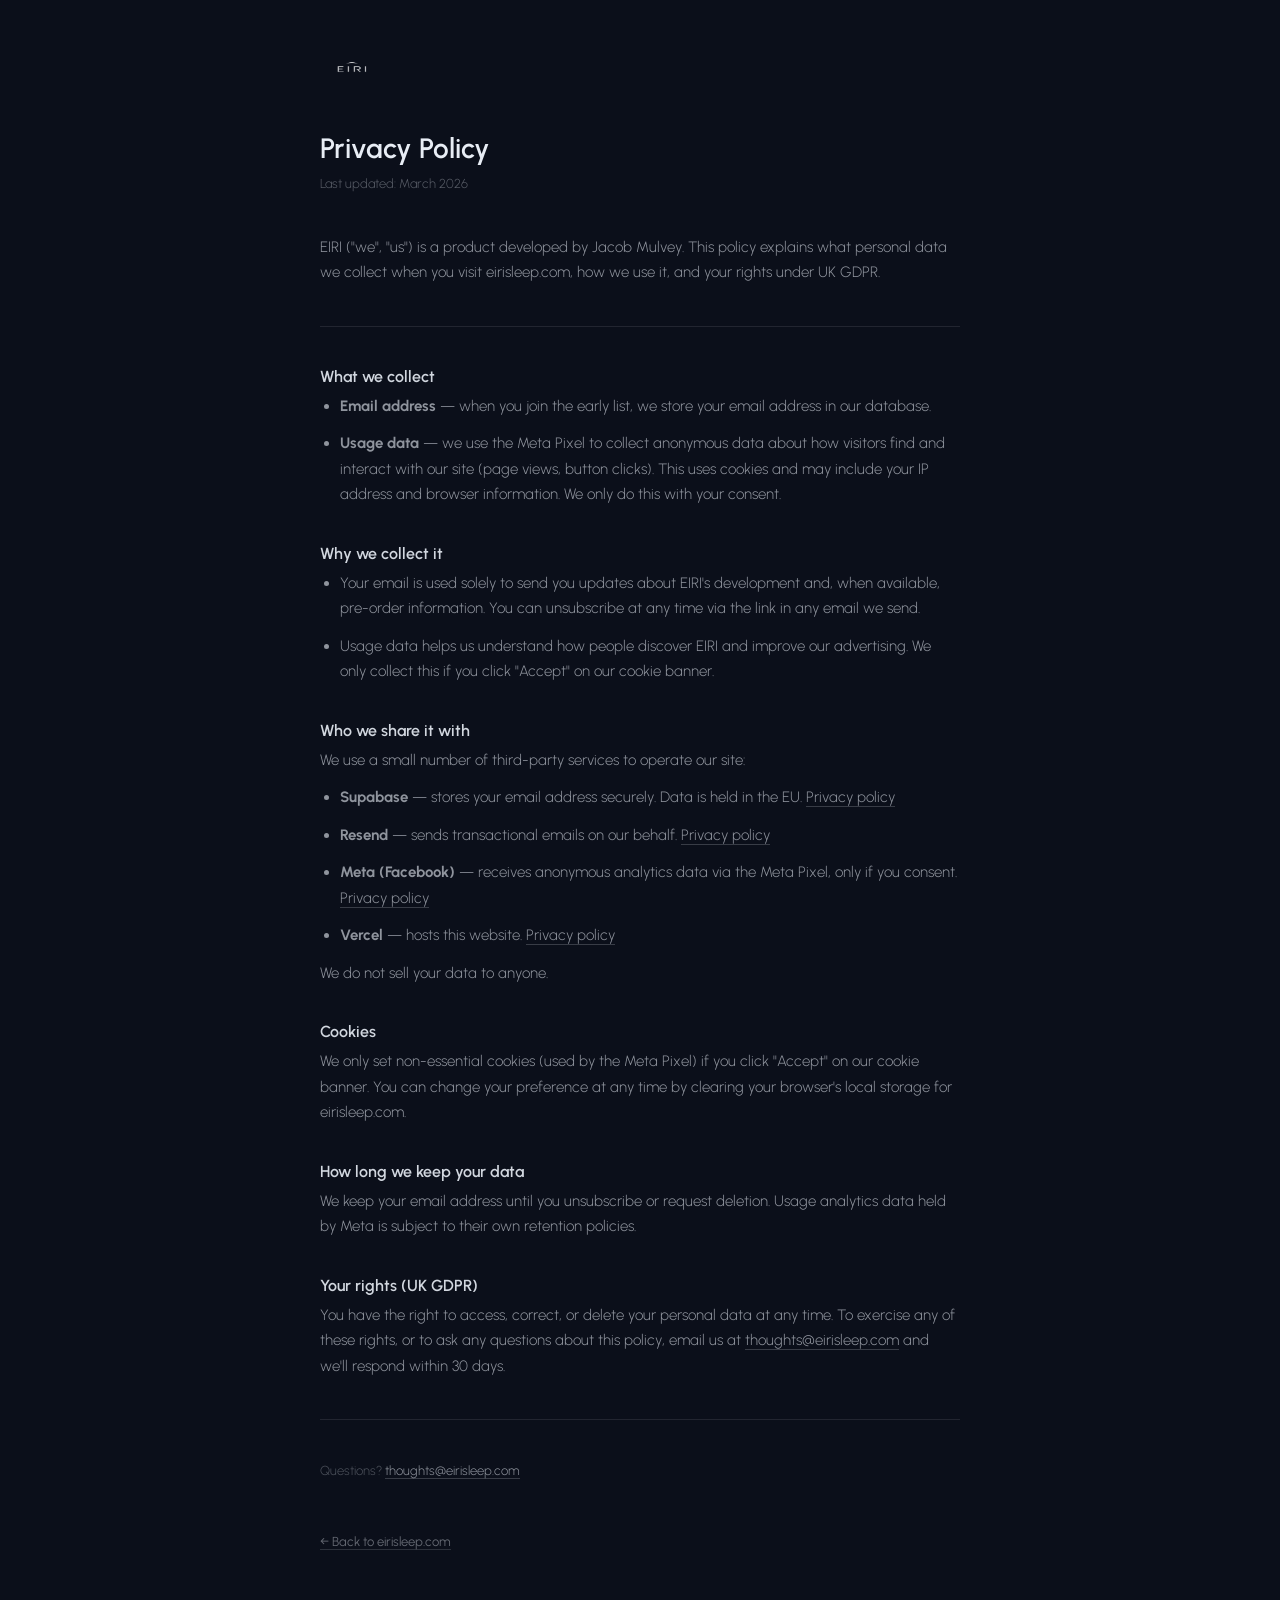
<file: privacy.html>
<!doctype html>
<html lang="en">
<head>
  <meta charset="utf-8" />
  <meta name="viewport" content="width=device-width,initial-scale=1" />
  <title>EIRI - Privacy Policy</title>
  <link rel="icon" type="image/png" href="images/eirifavicon.png" />
  <link rel="preconnect" href="https://fonts.googleapis.com">
  <link rel="preconnect" href="https://fonts.gstatic.com" crossorigin>
  <link href="https://fonts.googleapis.com/css2?family=Urbanist:wght@300;400;500;600&display=swap" rel="stylesheet">
  <style>
    :root { --bg: #0B0F1A; --panel: #121826; --text: #E8EDF5; --line: rgba(232,237,245,0.1); }
    * { box-sizing: border-box; }
    body { margin: 0; font-family: "Urbanist", ui-sans-serif, system-ui; background: var(--bg); color: var(--text); padding: 48px 24px 80px; }
    .wrap { max-width: 640px; margin: 0 auto; }
    .logo { width: 64px; opacity: 0.9; margin-bottom: 40px; display: block; }
    h1 { font-size: 28px; font-weight: 600; margin: 0 0 8px; }
    .updated { font-size: 13px; color: rgba(232,237,245,0.35); margin: 0 0 40px; }
    h2 { font-size: 16px; font-weight: 600; margin: 36px 0 8px; color: rgba(232,237,245,0.9); }
    p, li { font-size: 15px; font-weight: 300; color: rgba(232,237,245,0.6); line-height: 1.7; margin: 0 0 12px; }
    ul { padding-left: 20px; margin: 0 0 12px; }
    a { color: rgba(232,237,245,0.6); text-decoration: none; border-bottom: 1px solid rgba(232,237,245,0.2); }
    a:hover { color: var(--text); }
    .divider { border: none; border-top: 1px solid var(--line); margin: 40px 0; }
    .back { display: inline-block; font-size: 13px; margin-top: 40px; color: rgba(232,237,245,0.4); border-bottom: 1px solid rgba(232,237,245,0.15); text-decoration: none; }
  </style>
</head>
<body>
  <div class="wrap">
    <a href="/"><img class="logo" src="images/EIRIWHITELOGOBIG.png" alt="EIRI" /></a>

    <h1>Privacy Policy</h1>
    <p class="updated">Last updated: March 2026</p>

    <p>EIRI ("we", "us") is a product developed by Jacob Mulvey. This policy explains what personal data we collect when you visit eirisleep.com, how we use it, and your rights under UK GDPR.</p>

    <hr class="divider" />

    <h2>What we collect</h2>
    <ul>
      <li><strong>Email address</strong> — when you join the early list, we store your email address in our database.</li>
      <li><strong>Usage data</strong> — we use the Meta Pixel to collect anonymous data about how visitors find and interact with our site (page views, button clicks). This uses cookies and may include your IP address and browser information. We only do this with your consent.</li>
    </ul>

    <h2>Why we collect it</h2>
    <ul>
      <li>Your email is used solely to send you updates about EIRI's development and, when available, pre-order information. You can unsubscribe at any time via the link in any email we send.</li>
      <li>Usage data helps us understand how people discover EIRI and improve our advertising. We only collect this if you click "Accept" on our cookie banner.</li>
    </ul>

    <h2>Who we share it with</h2>
    <p>We use a small number of third-party services to operate our site:</p>
    <ul>
      <li><strong>Supabase</strong> — stores your email address securely. Data is held in the EU. <a href="https://supabase.com/privacy" target="_blank" rel="noopener">Privacy policy</a></li>
      <li><strong>Resend</strong> — sends transactional emails on our behalf. <a href="https://resend.com/legal/privacy-policy" target="_blank" rel="noopener">Privacy policy</a></li>
      <li><strong>Meta (Facebook)</strong> — receives anonymous analytics data via the Meta Pixel, only if you consent. <a href="https://www.facebook.com/privacy/policy" target="_blank" rel="noopener">Privacy policy</a></li>
      <li><strong>Vercel</strong> — hosts this website. <a href="https://vercel.com/legal/privacy-policy" target="_blank" rel="noopener">Privacy policy</a></li>
    </ul>
    <p>We do not sell your data to anyone.</p>

    <h2>Cookies</h2>
    <p>We only set non-essential cookies (used by the Meta Pixel) if you click "Accept" on our cookie banner. You can change your preference at any time by clearing your browser's local storage for eirisleep.com.</p>

    <h2>How long we keep your data</h2>
    <p>We keep your email address until you unsubscribe or request deletion. Usage analytics data held by Meta is subject to their own retention policies.</p>

    <h2>Your rights (UK GDPR)</h2>
    <p>You have the right to access, correct, or delete your personal data at any time. To exercise any of these rights, or to ask any questions about this policy, email us at <a href="mailto:thoughts@eirisleep.com">thoughts@eirisleep.com</a> and we'll respond within 30 days.</p>

    <hr class="divider" />

    <p style="font-size:13px;color:rgba(232,237,245,0.3);">Questions? <a href="mailto:thoughts@eirisleep.com">thoughts@eirisleep.com</a></p>

    <a class="back" href="/">← Back to eirisleep.com</a>
  </div>
</body>
</html>
</file>
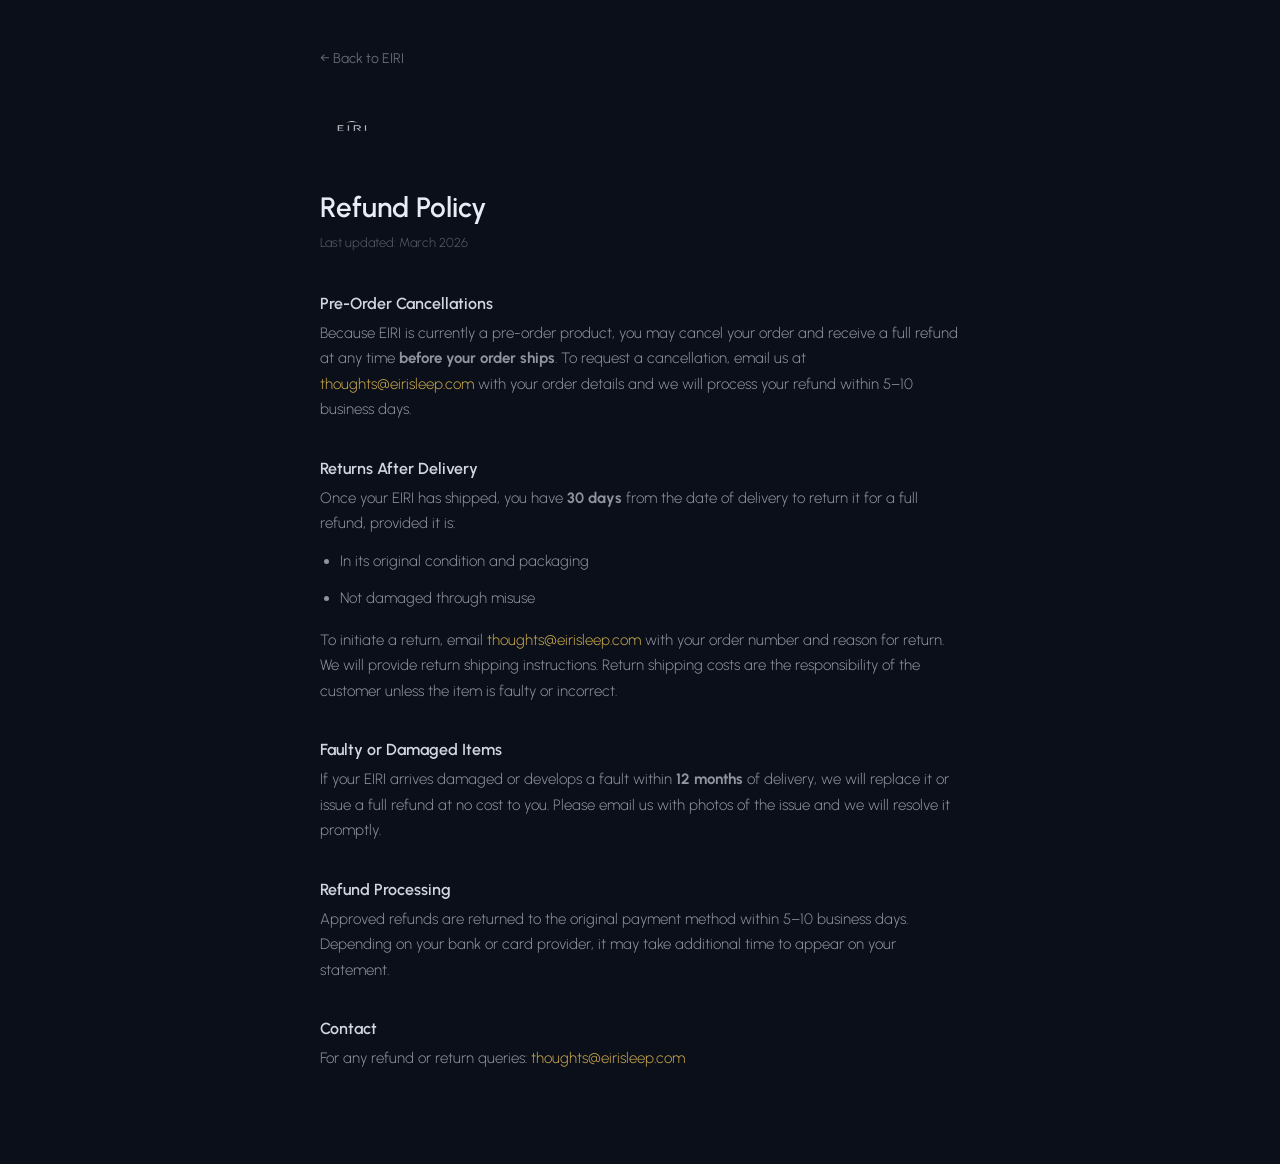
<file: refund-policy.html>
<!doctype html>
<html lang="en">
<head>
  <meta charset="utf-8" />
  <meta name="viewport" content="width=device-width,initial-scale=1" />
  <title>EIRI - Refund Policy</title>
  <link rel="icon" type="image/png" href="images/eirifavicon.png" />
  <link rel="preconnect" href="https://fonts.googleapis.com">
  <link rel="preconnect" href="https://fonts.gstatic.com" crossorigin>
  <link href="https://fonts.googleapis.com/css2?family=Urbanist:wght@300;400;500;600&display=swap" rel="stylesheet">
  <style>
    :root { --bg: #0B0F1A; --panel: #121826; --text: #E8EDF5; --line: rgba(232,237,245,0.1); }
    * { box-sizing: border-box; }
    body { margin: 0; font-family: "Urbanist", ui-sans-serif, system-ui; background: var(--bg); color: var(--text); padding: 48px 24px 80px; }
    .wrap { max-width: 640px; margin: 0 auto; }
    .logo { width: 64px; opacity: 0.9; margin-bottom: 40px; display: block; }
    h1 { font-size: 28px; font-weight: 600; margin: 0 0 8px; }
    .updated { font-size: 13px; color: rgba(232,237,245,0.35); margin: 0 0 40px; }
    h2 { font-size: 16px; font-weight: 600; margin: 36px 0 8px; color: rgba(232,237,245,0.9); }
    p, li { font-size: 15px; font-weight: 300; color: rgba(232,237,245,0.6); line-height: 1.7; margin: 0 0 12px; }
    ul { padding-left: 20px; margin: 0 0 16px; }
    a { color: #C9A84C; text-decoration: none; }
    a:hover { text-decoration: underline; }
    .back { display: inline-block; margin-bottom: 40px; font-size: 14px; color: rgba(232,237,245,0.4); }
    .back:hover { color: var(--text); text-decoration: none; }
  </style>
</head>
<body>
  <div class="wrap">
    <a href="/" class="back">← Back to EIRI</a>
    <img src="images/EIRIWHITELOGOBIG.png" alt="EIRI" class="logo" />
    <h1>Refund Policy</h1>
    <p class="updated">Last updated: March 2026</p>

    <h2>Pre-Order Cancellations</h2>
    <p>Because EIRI is currently a pre-order product, you may cancel your order and receive a full refund at any time <strong>before your order ships</strong>. To request a cancellation, email us at <a href="mailto:thoughts@eirisleep.com">thoughts@eirisleep.com</a> with your order details and we will process your refund within 5–10 business days.</p>

    <h2>Returns After Delivery</h2>
    <p>Once your EIRI has shipped, you have <strong>30 days</strong> from the date of delivery to return it for a full refund, provided it is:</p>
    <ul>
      <li>In its original condition and packaging</li>
      <li>Not damaged through misuse</li>
    </ul>
    <p>To initiate a return, email <a href="mailto:thoughts@eirisleep.com">thoughts@eirisleep.com</a> with your order number and reason for return. We will provide return shipping instructions. Return shipping costs are the responsibility of the customer unless the item is faulty or incorrect.</p>

    <h2>Faulty or Damaged Items</h2>
    <p>If your EIRI arrives damaged or develops a fault within <strong>12 months</strong> of delivery, we will replace it or issue a full refund at no cost to you. Please email us with photos of the issue and we will resolve it promptly.</p>

    <h2>Refund Processing</h2>
    <p>Approved refunds are returned to the original payment method within 5–10 business days. Depending on your bank or card provider, it may take additional time to appear on your statement.</p>

    <h2>Contact</h2>
    <p>For any refund or return queries: <a href="mailto:thoughts@eirisleep.com">thoughts@eirisleep.com</a></p>
  </div>
</body>
</html>
</file>
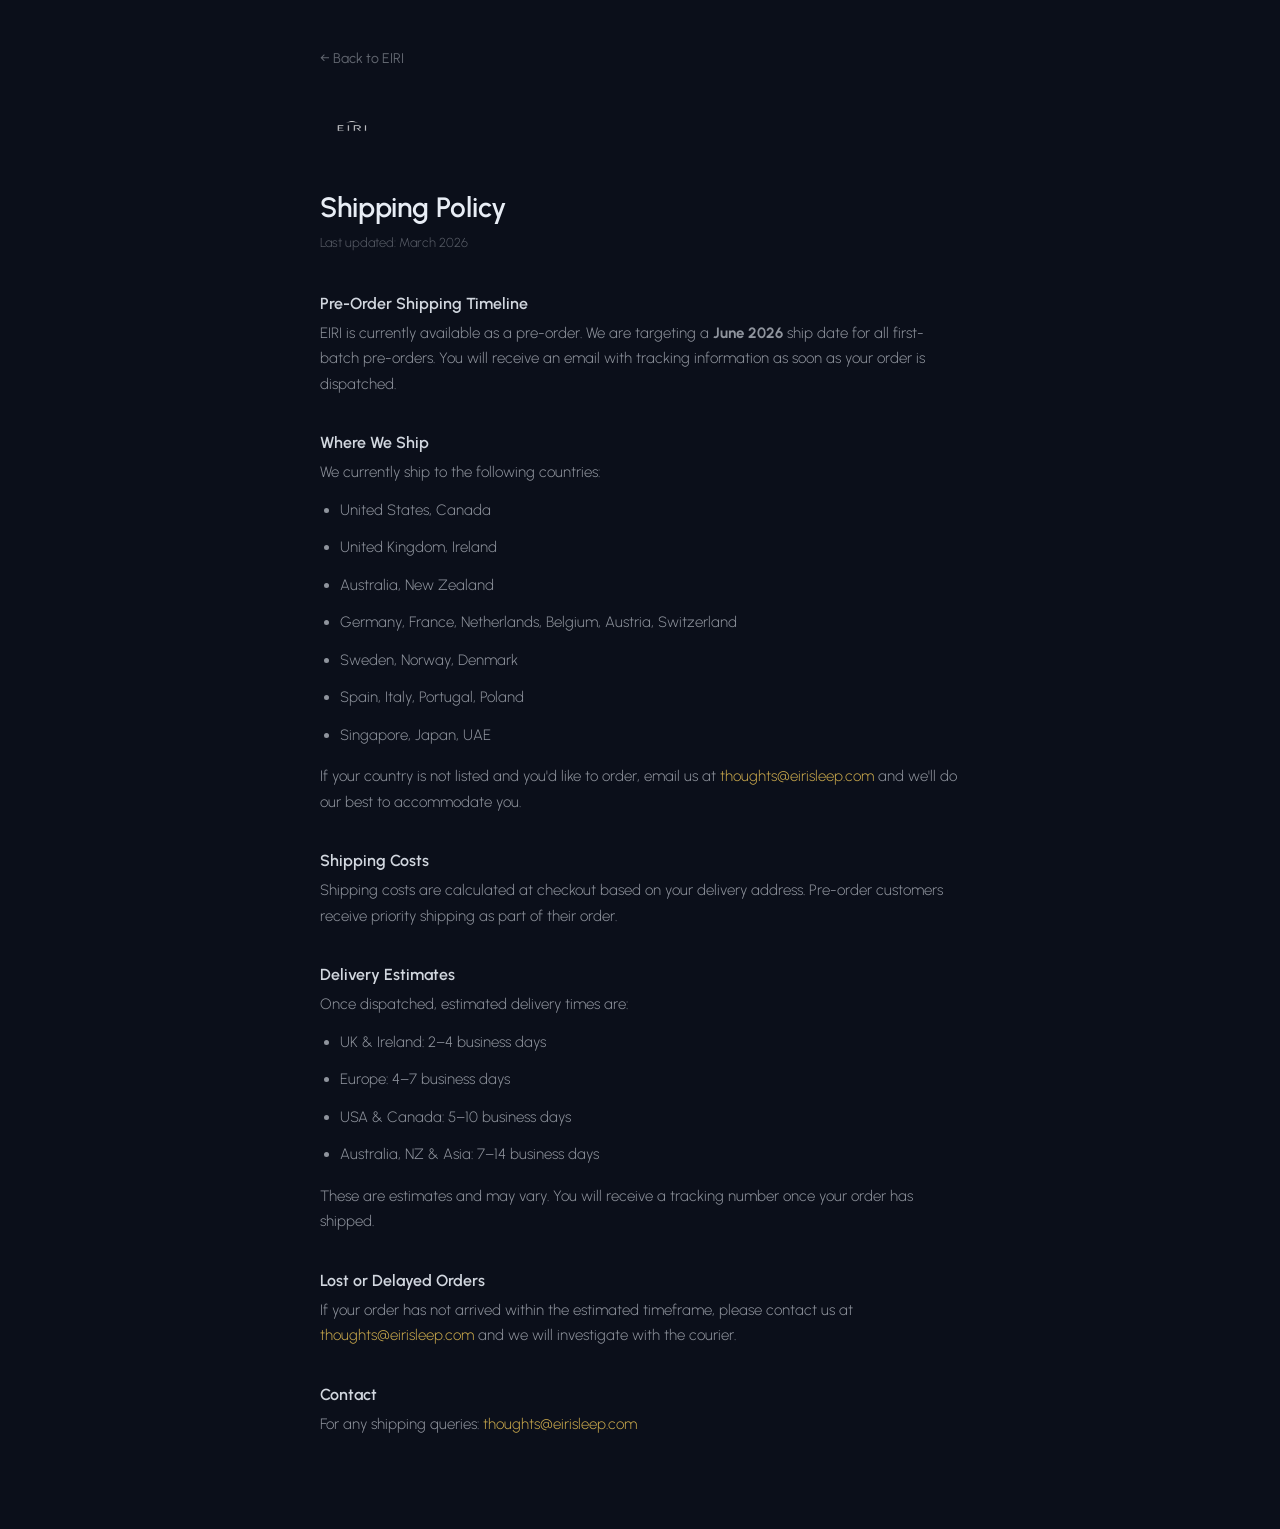
<file: shipping-policy.html>
<!doctype html>
<html lang="en">
<head>
  <meta charset="utf-8" />
  <meta name="viewport" content="width=device-width,initial-scale=1" />
  <title>EIRI - Shipping Policy</title>
  <link rel="icon" type="image/png" href="images/eirifavicon.png" />
  <link rel="preconnect" href="https://fonts.googleapis.com">
  <link rel="preconnect" href="https://fonts.gstatic.com" crossorigin>
  <link href="https://fonts.googleapis.com/css2?family=Urbanist:wght@300;400;500;600&display=swap" rel="stylesheet">
  <style>
    :root { --bg: #0B0F1A; --panel: #121826; --text: #E8EDF5; --line: rgba(232,237,245,0.1); }
    * { box-sizing: border-box; }
    body { margin: 0; font-family: "Urbanist", ui-sans-serif, system-ui; background: var(--bg); color: var(--text); padding: 48px 24px 80px; }
    .wrap { max-width: 640px; margin: 0 auto; }
    .logo { width: 64px; opacity: 0.9; margin-bottom: 40px; display: block; }
    h1 { font-size: 28px; font-weight: 600; margin: 0 0 8px; }
    .updated { font-size: 13px; color: rgba(232,237,245,0.35); margin: 0 0 40px; }
    h2 { font-size: 16px; font-weight: 600; margin: 36px 0 8px; color: rgba(232,237,245,0.9); }
    p, li { font-size: 15px; font-weight: 300; color: rgba(232,237,245,0.6); line-height: 1.7; margin: 0 0 12px; }
    ul { padding-left: 20px; margin: 0 0 16px; }
    a { color: #C9A84C; text-decoration: none; }
    a:hover { text-decoration: underline; }
    .back { display: inline-block; margin-bottom: 40px; font-size: 14px; color: rgba(232,237,245,0.4); }
    .back:hover { color: var(--text); text-decoration: none; }
  </style>
</head>
<body>
  <div class="wrap">
    <a href="/" class="back">← Back to EIRI</a>
    <img src="images/EIRIWHITELOGOBIG.png" alt="EIRI" class="logo" />
    <h1>Shipping Policy</h1>
    <p class="updated">Last updated: March 2026</p>

    <h2>Pre-Order Shipping Timeline</h2>
    <p>EIRI is currently available as a pre-order. We are targeting a <strong>June 2026</strong> ship date for all first-batch pre-orders. You will receive an email with tracking information as soon as your order is dispatched.</p>

    <h2>Where We Ship</h2>
    <p>We currently ship to the following countries:</p>
    <ul>
      <li>United States, Canada</li>
      <li>United Kingdom, Ireland</li>
      <li>Australia, New Zealand</li>
      <li>Germany, France, Netherlands, Belgium, Austria, Switzerland</li>
      <li>Sweden, Norway, Denmark</li>
      <li>Spain, Italy, Portugal, Poland</li>
      <li>Singapore, Japan, UAE</li>
    </ul>
    <p>If your country is not listed and you'd like to order, email us at <a href="mailto:thoughts@eirisleep.com">thoughts@eirisleep.com</a> and we'll do our best to accommodate you.</p>

    <h2>Shipping Costs</h2>
    <p>Shipping costs are calculated at checkout based on your delivery address. Pre-order customers receive priority shipping as part of their order.</p>

    <h2>Delivery Estimates</h2>
    <p>Once dispatched, estimated delivery times are:</p>
    <ul>
      <li>UK & Ireland: 2–4 business days</li>
      <li>Europe: 4–7 business days</li>
      <li>USA & Canada: 5–10 business days</li>
      <li>Australia, NZ & Asia: 7–14 business days</li>
    </ul>
    <p>These are estimates and may vary. You will receive a tracking number once your order has shipped.</p>

    <h2>Lost or Delayed Orders</h2>
    <p>If your order has not arrived within the estimated timeframe, please contact us at <a href="mailto:thoughts@eirisleep.com">thoughts@eirisleep.com</a> and we will investigate with the courier.</p>

    <h2>Contact</h2>
    <p>For any shipping queries: <a href="mailto:thoughts@eirisleep.com">thoughts@eirisleep.com</a></p>
  </div>
</body>
</html>
</file>
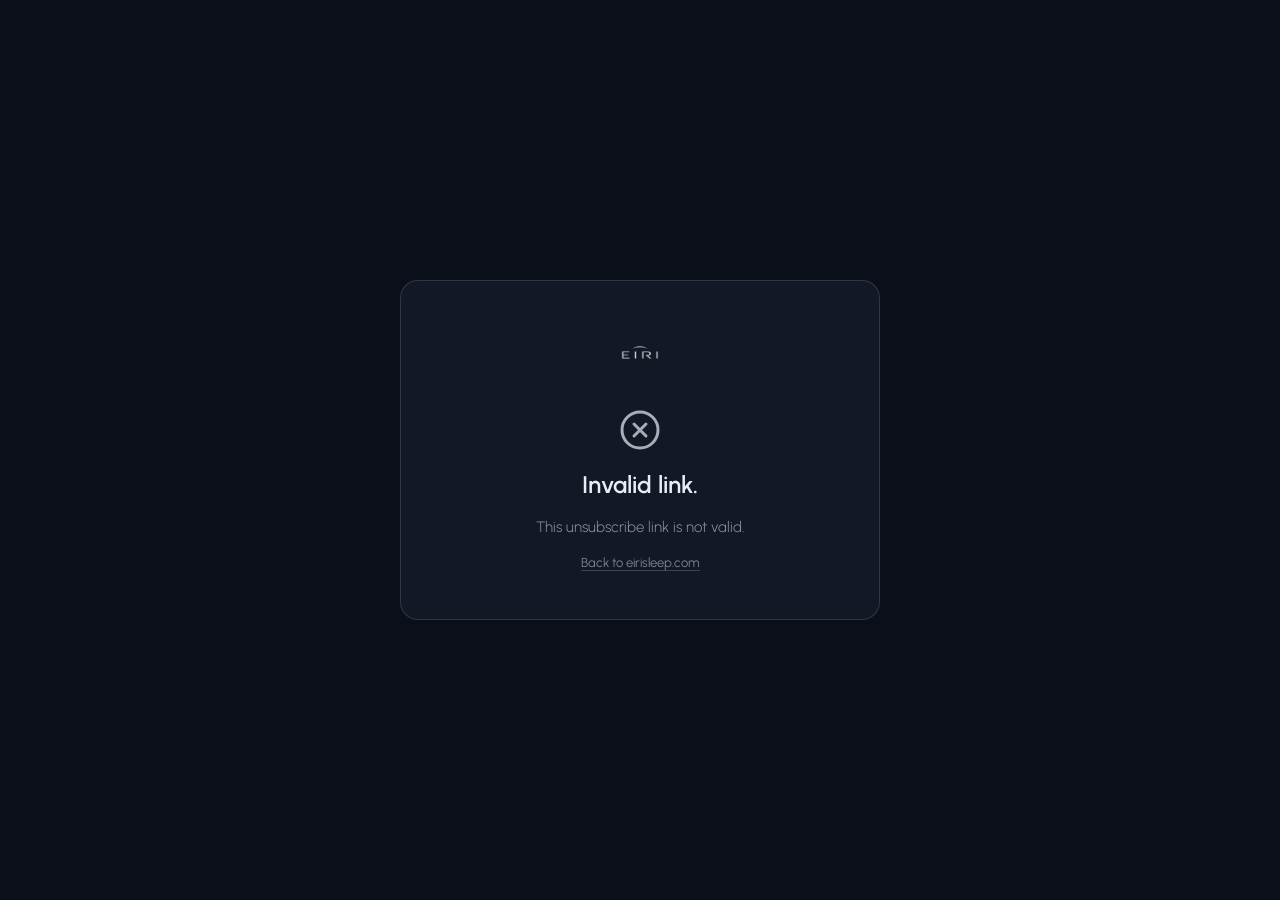
<file: unsubscribe.html>
<!doctype html>
<html lang="en">
<head>
  <meta charset="utf-8" />
  <meta name="viewport" content="width=device-width,initial-scale=1" />
  <title>EIRI - Unsubscribe</title>
  <link rel="icon" type="image/png" href="images/eirifavicon.png" />
  <link rel="preconnect" href="https://fonts.googleapis.com">
  <link rel="preconnect" href="https://fonts.gstatic.com" crossorigin>
  <link href="https://fonts.googleapis.com/css2?family=Urbanist:wght@300;400;500;600&display=swap" rel="stylesheet">
  <style>
    :root { --bg: #0B0F1A; --panel: #121826; --text: #E8EDF5; --line: rgba(232,237,245,0.14); }
    * { box-sizing: border-box; }
    body { margin: 0; font-family: "Urbanist", ui-sans-serif, system-ui; background: var(--bg); color: var(--text); min-height: 100vh; display: flex; align-items: center; justify-content: center; }
    .card { width: min(480px, 92vw); padding: 48px 40px; border: 1px solid var(--line); border-radius: 18px; background: var(--panel); text-align: center; display: flex; flex-direction: column; align-items: center; gap: 16px; }
    .logo { width: 80px; opacity: 0.9; margin-bottom: 8px; }
    h1 { margin: 0; font-size: 24px; font-weight: 600; }
    p { margin: 0; font-size: 15px; font-weight: 300; color: rgba(232,237,245,0.6); line-height: 1.6; }
    a { color: rgba(232,237,245,0.5); font-size: 13px; text-decoration: none; border-bottom: 1px solid rgba(232,237,245,0.2); }
    a:hover { color: var(--text); }
    .icon { width: 48px; height: 48px; color: rgba(232,237,245,0.7); }
    .icon svg { width: 48px; height: 48px; stroke: currentColor; fill: none; stroke-width: 1.5; stroke-linecap: round; stroke-linejoin: round; }
  </style>
</head>
<body>
  <div class="card">
    <img class="logo" src="images/EIRIWHITELOGOBIG.png" alt="EIRI" />
    <div class="icon" id="icon">
      <svg viewBox="0 0 24 24"><circle cx="12" cy="12" r="9"/><path d="M12 7v5l3 3"/></svg>
    </div>
    <h1 id="title">Unsubscribing...</h1>
    <p id="message">Just a second.</p>
    <a href="/" id="homelink" style="display:none">Back to eirisleep.com</a>
  </div>

  <script>
    const SUPABASE_URL = 'https://jamfflkocebwrqnsascq.supabase.co'

    async function unsubscribe() {
      const token = new URLSearchParams(window.location.search).get('token')
      const icon = document.getElementById('icon')
      const title = document.getElementById('title')
      const message = document.getElementById('message')
      const homelink = document.getElementById('homelink')

      const svgCheck = `<svg viewBox="0 0 24 24"><circle cx="12" cy="12" r="9"/><path d="m9 12 2 2 4-4"/></svg>`
      const svgX = `<svg viewBox="0 0 24 24"><circle cx="12" cy="12" r="9"/><path d="m15 9-6 6M9 9l6 6"/></svg>`

      if (!token) {
        icon.innerHTML = svgX
        title.textContent = 'Invalid link.'
        message.textContent = 'This unsubscribe link is not valid.'
        homelink.style.display = 'inline'
        return
      }

      try {
        const res = await fetch(`${SUPABASE_URL}/functions/v1/unsubscribe?token=${token}`)
        const data = await res.json()

        if (data.message === 'unsubscribed') {
          icon.innerHTML = svgCheck
          title.textContent = "You're unsubscribed."
          message.textContent = "You've been removed from the EIRI early list. Sorry to see you go."
        } else {
          icon.innerHTML = svgX
          title.textContent = 'Something went wrong.'
          message.textContent = 'This link may have already been used. Email thoughts@eirisleep.com if you need help.'
        }
      } catch (e) {
        icon.innerHTML = svgX
        title.textContent = 'Something went wrong.'
        message.textContent = 'Please try again or contact thoughts@eirisleep.com'
      }

      homelink.style.display = 'inline'
    }

    unsubscribe()
  </script>
</body>
</html>
</file>
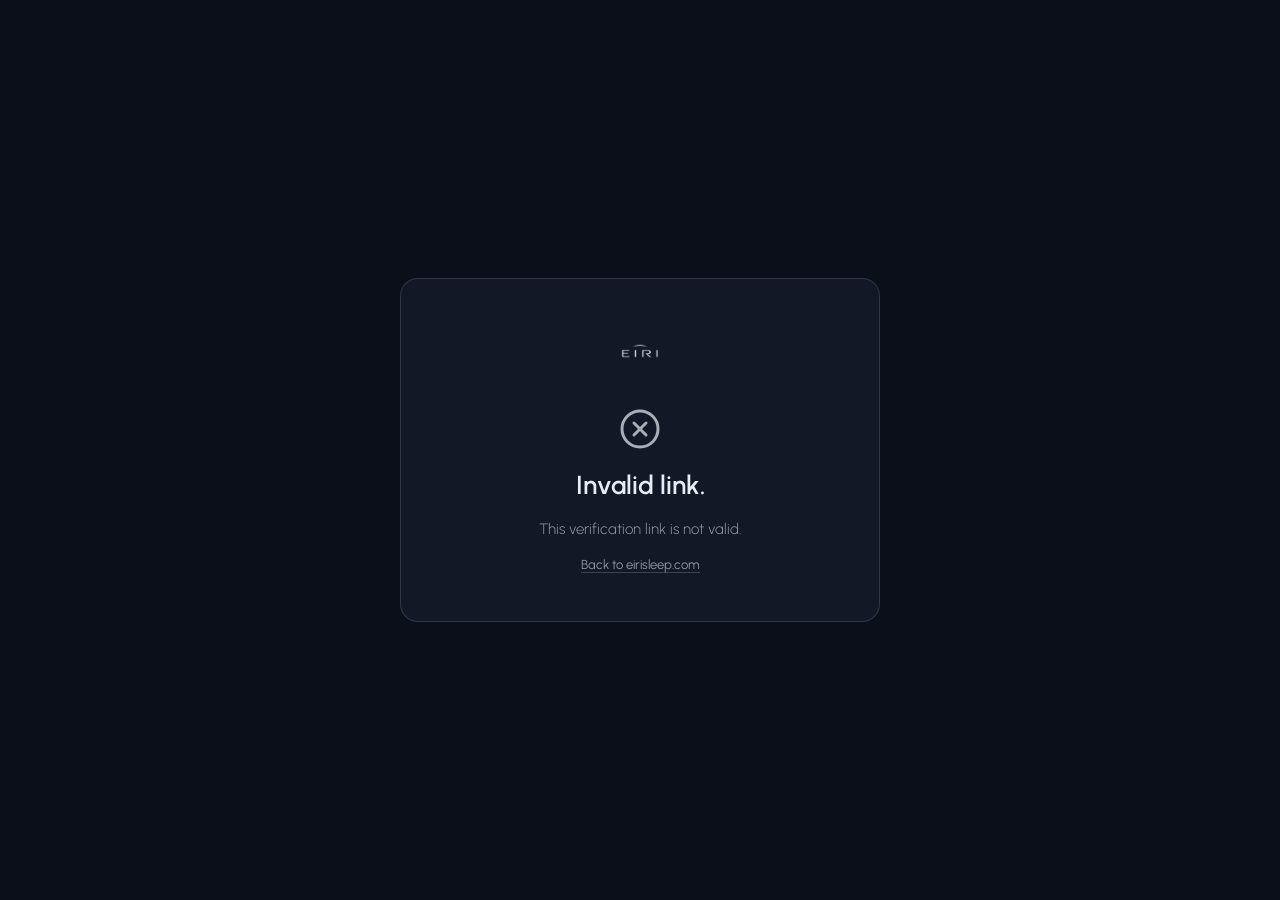
<file: verify.html>
<!doctype html>
<html lang="en">
<head>
  <meta charset="utf-8" />
  <meta name="viewport" content="width=device-width,initial-scale=1" />
  <title>EIRI - Confirming your spot</title>
  <link rel="icon" type="image/png" href="images/eirifavicon.png" />
  <link rel="preconnect" href="https://fonts.googleapis.com">
  <link rel="preconnect" href="https://fonts.gstatic.com" crossorigin>
  <link href="https://fonts.googleapis.com/css2?family=Urbanist:wght@300;400;500;600&display=swap" rel="stylesheet">
  <!-- Meta Pixel -->
  <script>
    !function(f,b,e,v,n,t,s){if(f.fbq)return;n=f.fbq=function(){n.callMethod?
    n.callMethod.apply(n,arguments):n.queue.push(arguments)};if(!f._fbq)f._fbq=n;
    n.push=n;n.loaded=!0;n.version='2.0';n.queue=[];t=b.createElement(e);t.async=!0;
    t.src=v;s=b.getElementsByTagName(e)[0];s.parentNode.insertBefore(t,s)}(window,
    document,'script','https://connect.facebook.net/en_US/fbevents.js');
    fbq('init','2147066502784504');
    fbq('track','PageView');
  </script>
  <!-- End Meta Pixel -->
  <style>
    :root { --bg: #0B0F1A; --panel: #121826; --text: #E8EDF5; --line: rgba(232,237,245,0.14); }
    * { box-sizing: border-box; }
    body { margin: 0; font-family: "Urbanist", ui-sans-serif, system-ui; background: var(--bg); color: var(--text); min-height: 100vh; display: flex; align-items: center; justify-content: center; }
    .card { width: min(480px, 92vw); padding: 48px 40px; border: 1px solid var(--line); border-radius: 18px; background: var(--panel); text-align: center; display: flex; flex-direction: column; align-items: center; gap: 16px; }
    .logo { width: 80px; opacity: 0.9; margin-bottom: 8px; }
    h1 { margin: 0; font-size: 26px; font-weight: 600; }
    p { margin: 0; font-size: 15px; font-weight: 300; color: rgba(232,237,245,0.6); line-height: 1.6; }
    .icon { width: 48px; height: 48px; color: rgba(232,237,245,0.7); }
    .icon svg { width: 48px; height: 48px; stroke: currentColor; fill: none; stroke-width: 1.5; stroke-linecap: round; stroke-linejoin: round; }
    a { color: rgba(232,237,245,0.6); font-size: 13px; text-decoration: none; border-bottom: 1px solid rgba(232,237,245,0.2); }
    a:hover { color: var(--text); }
  </style>
</head>
<body>
  <div class="card">
    <img class="logo" src="images/EIRIWHITELOGOBIG.png" alt="EIRI" />
    <div class="icon" id="icon">
      <svg viewBox="0 0 24 24"><circle cx="12" cy="12" r="9"/><path d="M12 7v5l3 3"/></svg>
    </div>
    <h1 id="title">Confirming your spot...</h1>
    <p id="message">Just a second.</p>
    <a href="/" id="homelink" style="display:none">Back to eirisleep.com</a>
  </div>

  <script>
    const SUPABASE_URL = 'https://jamfflkocebwrqnsascq.supabase.co'

    async function verify() {
      const token = new URLSearchParams(window.location.search).get('token')
      const icon = document.getElementById('icon')
      const title = document.getElementById('title')
      const message = document.getElementById('message')
      const homelink = document.getElementById('homelink')

      const svgCheck = `<svg viewBox="0 0 24 24"><circle cx="12" cy="12" r="9"/><path d="m9 12 2 2 4-4"/></svg>`
      const svgX = `<svg viewBox="0 0 24 24"><circle cx="12" cy="12" r="9"/><path d="m15 9-6 6M9 9l6 6"/></svg>`

      if (!token) {
        icon.innerHTML = svgX
        title.textContent = 'Invalid link.'
        message.textContent = 'This verification link is not valid.'
        homelink.style.display = 'inline'
        return
      }

      try {
        const res = await fetch(`${SUPABASE_URL}/functions/v1/verify?token=${token}`)
        const data = await res.json()

        if (data.message === 'verified') {
          icon.innerHTML = svgCheck
          title.textContent = "You're in."
          message.textContent = "Your spot on the EIRI early list is confirmed. You'll hear from us first."
          if (window.fbq) fbq('track', 'CompleteRegistration')
        } else {
          icon.innerHTML = svgX
          title.textContent = 'Something went wrong.'
          message.textContent = 'This link may have already been used or has expired.'
        }
      } catch (e) {
        icon.innerHTML = svgX
        title.textContent = 'Something went wrong.'
        message.textContent = 'Please try again or contact thoughts@eirisleep.com'
      }

      homelink.style.display = 'inline'
    }

    verify()
  </script>
</body>
</html>
</file>
